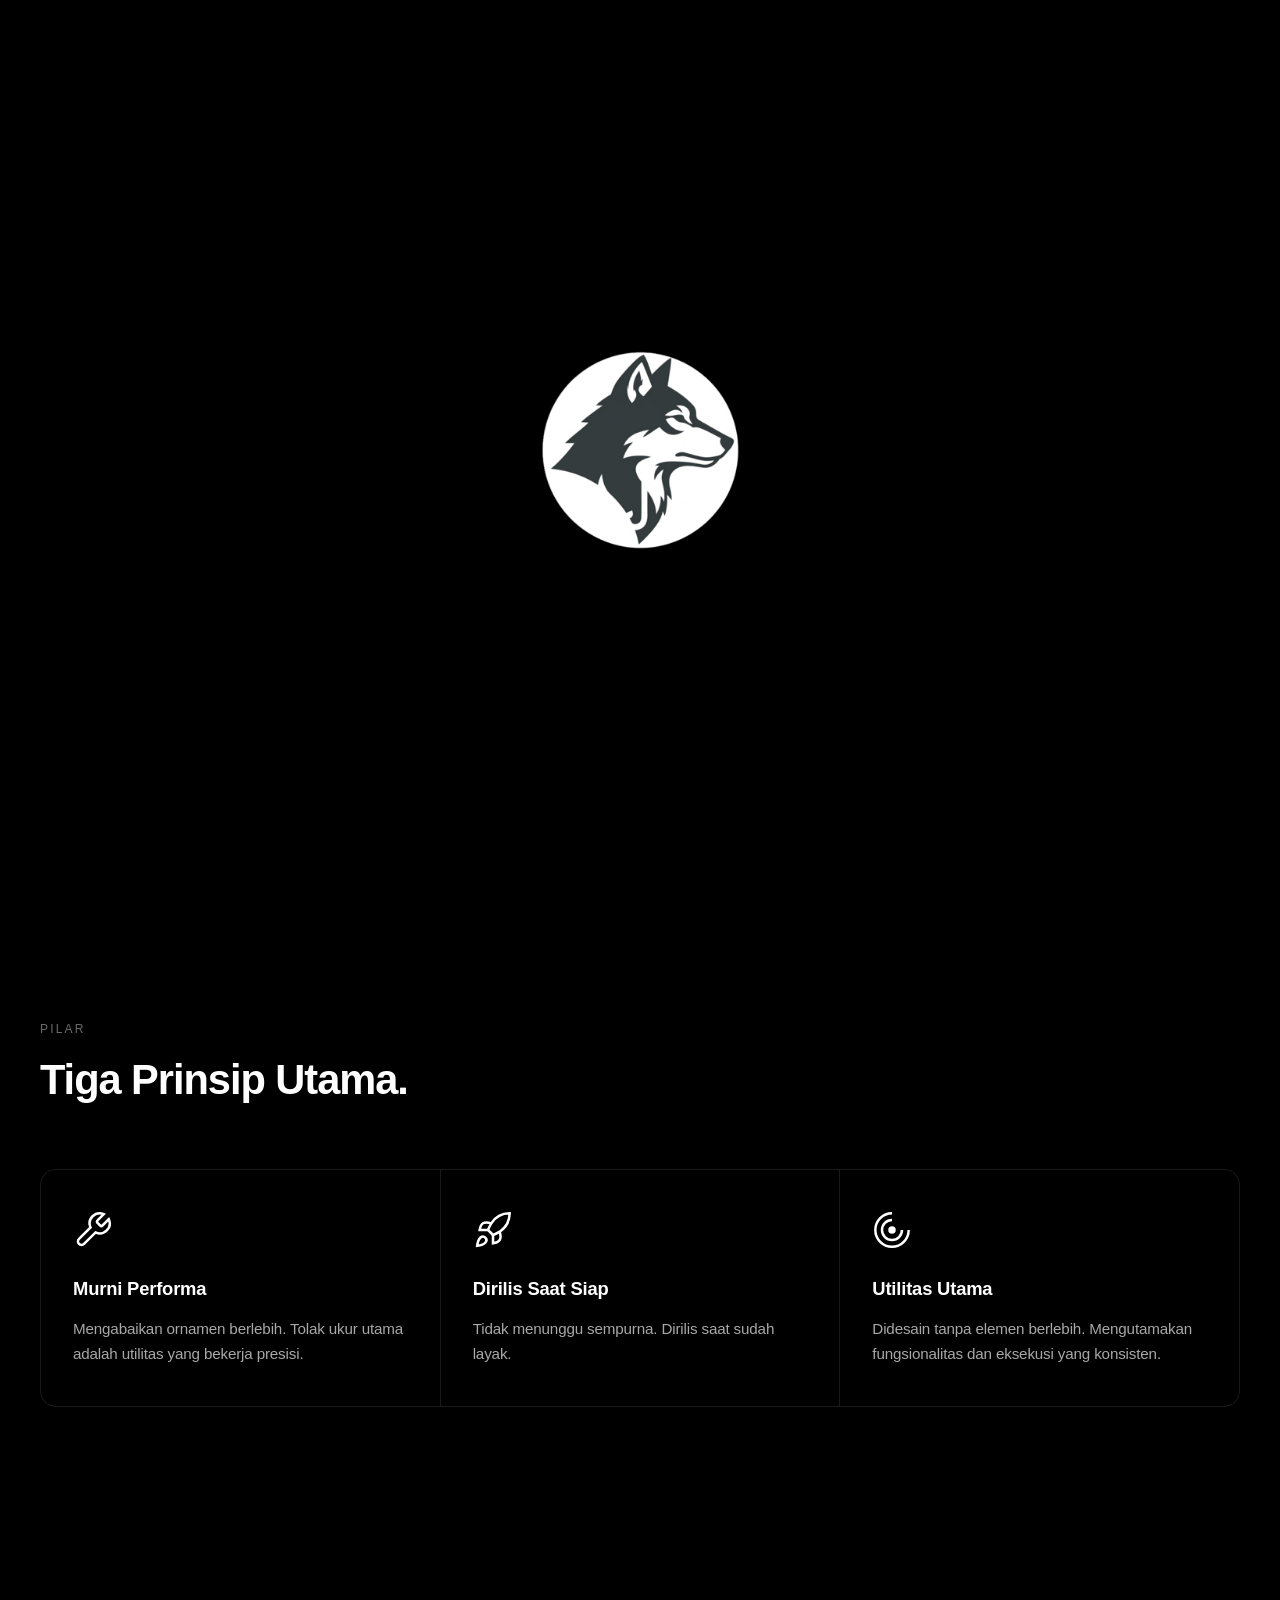
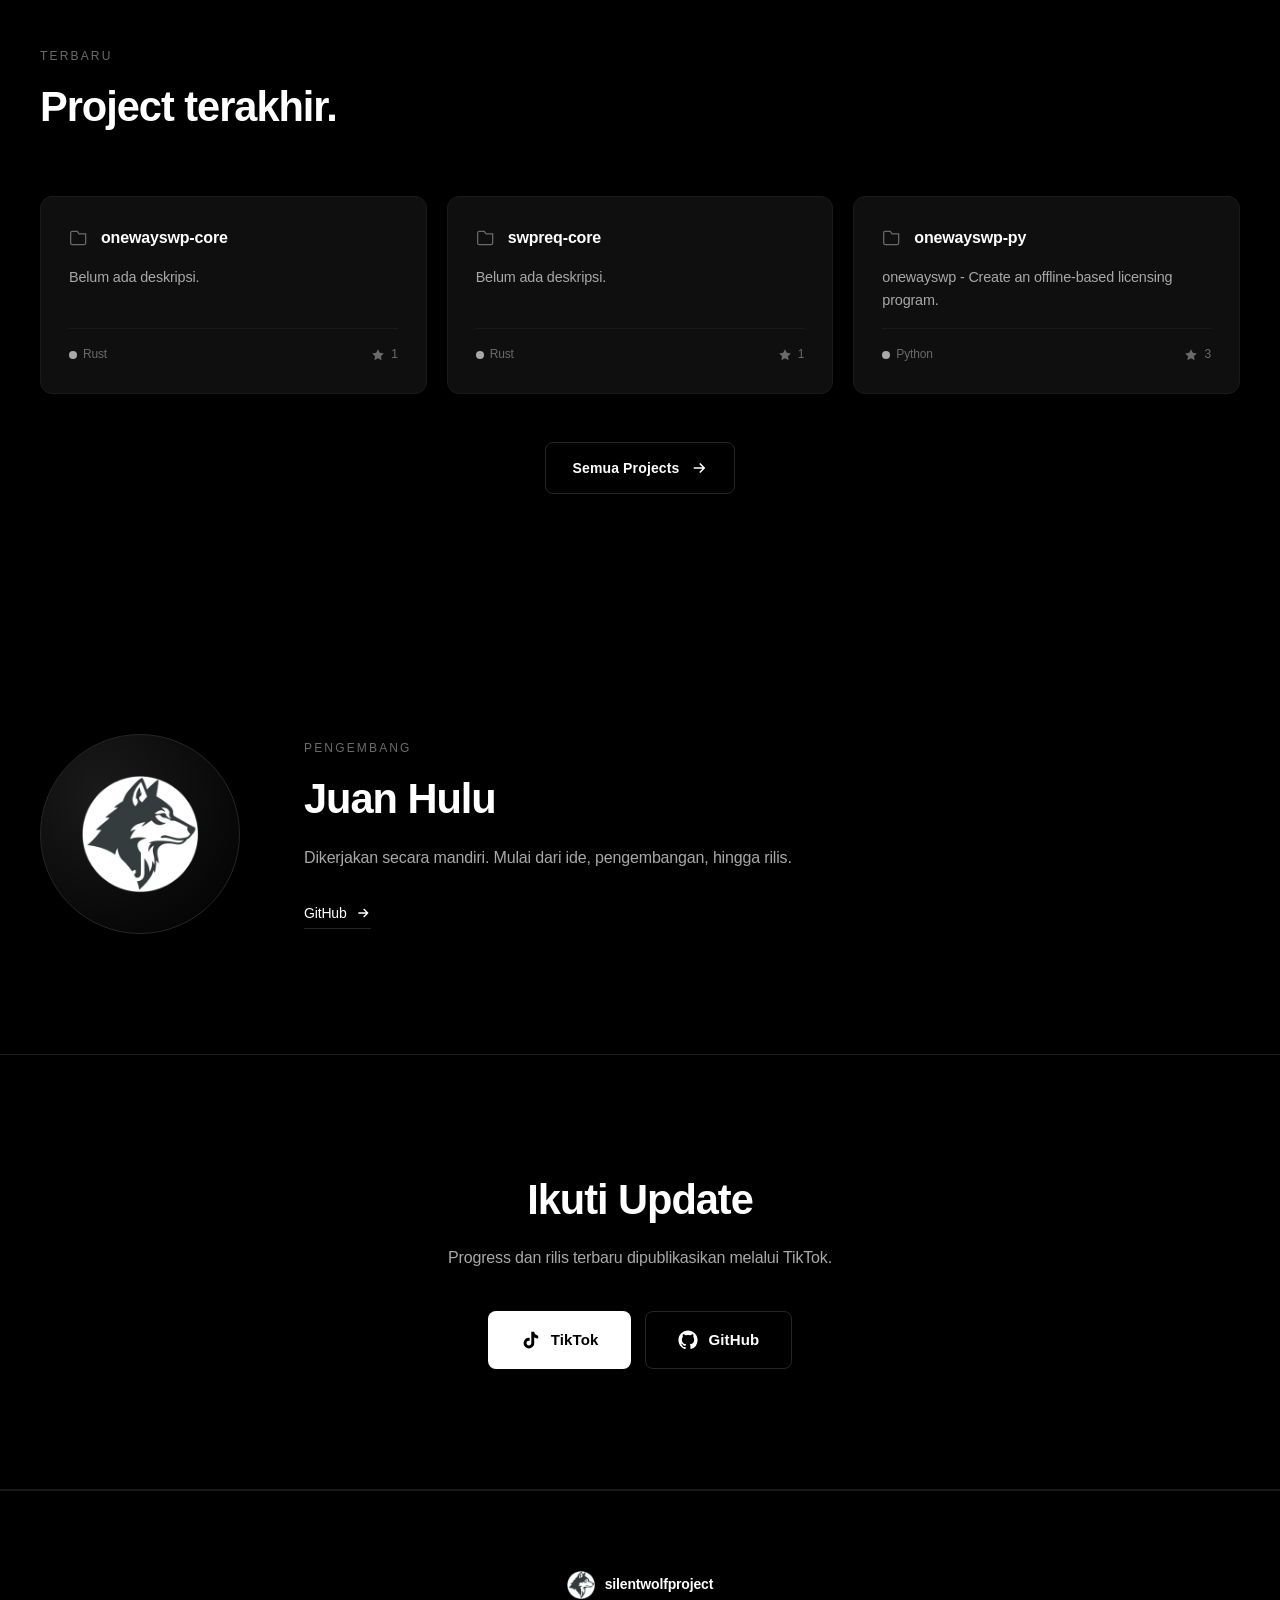
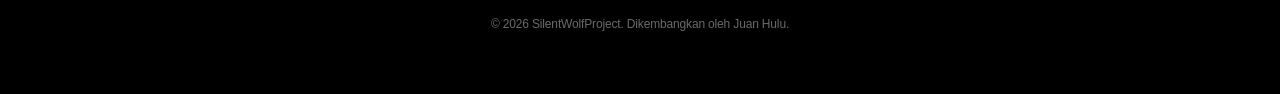
<file: index.html>
<!DOCTYPE html>
<html lang="id">

<head>
  <meta charset="UTF-8" />
  <meta name="viewport" content="width=device-width, initial-scale=1.0" />
  <title>SilentWolfProject - Project Digital</title>
  <meta name="description" content="Kumpulan project digital. Tools, automasi, dan eksperimen. Dirilis saat siap." />
  <meta property="og:title" content="SilentWolfProject" />
  <meta property="og:description" content="Kumpulan project digital." />
  <meta property="og:type" content="website" />
  <meta name="theme-color" content="#000000" />
  <link rel="icon" href="assets/image/icon.ico" />
  <link rel="stylesheet" href="assets/css/style.css" />
</head>

<body>

  <div id="intro">
    <div class="intro-logo" id="introLogo">
      <img src="assets/image/icon.ico" alt="SilentWolfProject" />
    </div>
  </div>

  <nav id="nav">
    <a href="index.html" class="nav-brand">
      <img src="assets/image/icon.ico" alt="" class="nav-logo" />
      <span>SilentWolfProject</span>
    </a>
    <button class="nav-toggle" id="navToggle" aria-label="Menu">
      <span></span><span></span><span></span>
    </button>
    <ul class="nav-links" id="navLinks">
      <li><a href="index.html" class="active">Home</a></li>
      <li><a href="projects.html">Projects</a></li>
      <li><a href="about.html">About</a></li>
      <li><a href="contact.html">Contact</a></li>
    </ul>
    <div class="nav-social">
      <a href="https://tiktok.com/@silentwolfproject" target="_blank" rel="noopener" aria-label="TikTok">
        <svg viewBox="0 0 24 24" fill="currentColor">
          <path
            d="M19.59 6.69a4.83 4.83 0 0 1-3.77-4.25V2h-3.45v13.67a2.89 2.89 0 0 1-5.2 1.74 2.89 2.89 0 0 1 2.31-4.64 2.93 2.93 0 0 1 .88.13V9.4a6.84 6.84 0 0 0-1-.05A6.33 6.33 0 0 0 5 20.1a6.34 6.34 0 0 0 10.86-4.43v-7a8.16 8.16 0 0 0 4.77 1.52v-3.4a4.85 4.85 0 0 1-1-.1z" />
        </svg>
      </a>
      <a href="https://github.com/silentwolfproject" target="_blank" rel="noopener" aria-label="GitHub">
        <svg viewBox="0 0 24 24" fill="currentColor">
          <path
            d="M12 .5C5.65.5.5 5.65.5 12c0 5.08 3.29 9.39 7.86 10.91.58.1.79-.25.79-.56 0-.28-.01-1.02-.02-2-3.2.7-3.88-1.54-3.88-1.54-.52-1.33-1.28-1.69-1.28-1.69-1.05-.72.08-.7.08-.7 1.16.08 1.77 1.19 1.77 1.19 1.03 1.77 2.7 1.26 3.36.96.1-.75.4-1.26.73-1.55-2.55-.29-5.24-1.28-5.24-5.69 0-1.26.45-2.29 1.19-3.1-.12-.29-.52-1.46.11-3.05 0 0 .97-.31 3.18 1.18a11.1 11.1 0 0 1 5.8 0c2.2-1.49 3.17-1.18 3.17-1.18.63 1.59.23 2.76.11 3.05.74.81 1.19 1.84 1.19 3.1 0 4.42-2.69 5.39-5.25 5.68.41.35.78 1.05.78 2.12 0 1.53-.01 2.76-.01 3.14 0 .31.21.67.8.56A11.5 11.5 0 0 0 23.5 12C23.5 5.65 18.35.5 12 .5z" />
        </svg>
      </a>
    </div>
  </nav>

  <main>
    <section class="hero">
      <div class="hero-inner">
        <span class="hero-badge" data-anim="fade-up">Autonomous Workspace</span>
        <h1 data-anim="fade-up">
          Ekosistem Otomasi<br />
          <span class="stroke-text">Rekayasa Utilitas.</span>
        </h1>
        <p class="hero-lead" data-anim="fade-up">
          Skrip otomasi, modul fungsional, dan eksperimen digital yang dirancang serta dieksekusi secara otonom.
        </p>
        <div class="hero-cta" data-anim="fade-up">
          <a href="projects.html" class="btn btn-primary">
            Lihat Projects
            <svg viewBox="0 0 24 24" fill="none" stroke="currentColor" stroke-width="2" width="18" height="18">
              <path d="M5 12h14M13 6l6 6-6 6" />
            </svg>
          </a>
          <a href="https://tiktok.com/@silentwolfproject" target="_blank" rel="noopener" class="btn btn-ghost">
            <svg viewBox="0 0 24 24" fill="currentColor" width="18" height="18">
              <path
                d="M19.59 6.69a4.83 4.83 0 0 1-3.77-4.25V2h-3.45v13.67a2.89 2.89 0 0 1-5.2 1.74 2.89 2.89 0 0 1 2.31-4.64 2.93 2.93 0 0 1 .88.13V9.4a6.84 6.84 0 0 0-1-.05A6.33 6.33 0 0 0 5 20.1a6.34 6.34 0 0 0 10.86-4.43v-7a8.16 8.16 0 0 0 4.77 1.52v-3.4a4.85 4.85 0 0 1-1-.1z" />
            </svg>
            TikTok
          </a>
        </div>
      </div>
      <div class="hero-scroll" data-anim="fade-up">
        <svg viewBox="0 0 24 24" fill="none" stroke="currentColor" stroke-width="2" width="20" height="20">
          <path d="M12 5v14M6 13l6 6 6-6" />
        </svg>
      </div>
    </section>

    <section class="what" data-anim="fade-up">
      <div class="section-head">
        <span class="section-label">Pilar</span>
        <h2>Tiga Prinsip Utama.</h2>
      </div>
      <div class="pillars">
        <div class="pillar" data-anim="fade-up">
          <div class="pillar-icon">
            <svg viewBox="0 0 24 24" fill="none" stroke="currentColor" stroke-width="1.5">
              <path
                d="M14.7 6.3a1 1 0 0 0 0 1.4l1.6 1.6a1 1 0 0 0 1.4 0l3.77-3.77a6 6 0 0 1-7.94 7.94l-6.91 6.91a2.12 2.12 0 0 1-3-3l6.91-6.91a6 6 0 0 1 7.94-7.94l-3.76 3.76z" />
            </svg>
          </div>
          <h3>Murni Performa</h3>
          <p>Mengabaikan ornamen berlebih. Tolak ukur utama adalah utilitas yang bekerja presisi.</p>
        </div>
        <div class="pillar" data-anim="fade-up">
          <div class="pillar-icon">
            <svg viewBox="0 0 24 24" fill="none" stroke="currentColor" stroke-width="1.5">
              <path d="M4.5 16.5c-1.5 1.26-2 5-2 5s3.74-.5 5-2c.71-.84.7-2.13-.09-2.91a2.18 2.18 0 0 0-2.91-.09z" />
              <path
                d="M12 15l-3-3a22 22 0 0 1 2-3.95A12.88 12.88 0 0 1 22 2c0 2.72-.78 7.5-6 11a22.35 22.35 0 0 1-4 2z" />
              <path d="M9 12H4s.55-3.03 2-4c1.62-1.08 5 0 5 0" />
              <path d="M12 15v5s3.03-.55 4-2c1.08-1.62 0-5 0-5" />
            </svg>
          </div>
          <h3>Dirilis Saat Siap</h3>
          <p>Tidak menunggu sempurna. Dirilis saat sudah layak.</p>
        </div>
        <div class="pillar" data-anim="fade-up">
          <div class="pillar-icon">
            <svg viewBox="0 0 24 24" fill="none" stroke="currentColor" stroke-width="1.5">
              <path d="M12 2a10 10 0 1 0 10 10" />
              <path d="M12 6a6 6 0 1 0 6 6" />
              <circle cx="12" cy="12" r="1.5" fill="currentColor" />
            </svg>
          </div>
          <h3>Utilitas Utama</h3>
          <p>Didesain tanpa elemen berlebih. Mengutamakan fungsionalitas dan eksekusi yang konsisten.</p>
        </div>
      </div>
    </section>

    <section class="latest" data-anim="fade-up">
      <div class="section-head">
        <span class="section-label">Terbaru</span>
        <h2>Project terakhir.</h2>
      </div>
      <div class="projects-preview" id="projectsPreview">
        <div class="project-skeleton"></div>
        <div class="project-skeleton"></div>
        <div class="project-skeleton"></div>
      </div>
      <div class="section-cta">
        <a href="projects.html" class="btn btn-ghost">
          Semua Projects
          <svg viewBox="0 0 24 24" fill="none" stroke="currentColor" stroke-width="2" width="18" height="18">
            <path d="M5 12h14M13 6l6 6-6 6" />
          </svg>
        </a>
      </div>
    </section>

    <section class="founder" data-anim="fade-up">
      <div class="founder-inner">
        <div class="founder-avatar">
          <img src="assets/image/icon.ico" alt="Juan Hulu" />
        </div>
        <div class="founder-text">
          <span class="section-label">Pengembang</span>
          <h2>Juan Hulu</h2>
          <p>
            Dikerjakan secara mandiri. Mulai dari ide, pengembangan, hingga rilis.
          </p>
          <a href="https://github.com/silentwolfproject" target="_blank" rel="noopener" class="link-arrow">
            GitHub
            <svg viewBox="0 0 24 24" fill="none" stroke="currentColor" stroke-width="2" width="16" height="16">
              <path d="M5 12h14M13 6l6 6-6 6" />
            </svg>
          </a>
        </div>
      </div>
    </section>

    <section class="follow" data-anim="fade-up">
      <h2>Ikuti Update</h2>
      <p>Progress dan rilis terbaru dipublikasikan melalui TikTok.</p>
      <div class="follow-btns">
        <a href="https://tiktok.com/@silentwolfproject" target="_blank" rel="noopener" class="btn btn-primary btn-lg">
          <svg viewBox="0 0 24 24" fill="currentColor" width="20" height="20">
            <path
              d="M19.59 6.69a4.83 4.83 0 0 1-3.77-4.25V2h-3.45v13.67a2.89 2.89 0 0 1-5.2 1.74 2.89 2.89 0 0 1 2.31-4.64 2.93 2.93 0 0 1 .88.13V9.4a6.84 6.84 0 0 0-1-.05A6.33 6.33 0 0 0 5 20.1a6.34 6.34 0 0 0 10.86-4.43v-7a8.16 8.16 0 0 0 4.77 1.52v-3.4a4.85 4.85 0 0 1-1-.1z" />
          </svg>
          TikTok
        </a>
        <a href="https://github.com/silentwolfproject" target="_blank" rel="noopener" class="btn btn-ghost btn-lg">
          <svg viewBox="0 0 24 24" fill="currentColor" width="20" height="20">
            <path
              d="M12 .5C5.65.5.5 5.65.5 12c0 5.08 3.29 9.39 7.86 10.91.58.1.79-.25.79-.56 0-.28-.01-1.02-.02-2-3.2.7-3.88-1.54-3.88-1.54-.52-1.33-1.28-1.69-1.28-1.69-1.05-.72.08-.7.08-.7 1.16.08 1.77 1.19 1.77 1.19 1.03 1.77 2.7 1.26 3.36.96.1-.75.4-1.26.73-1.55-2.55-.29-5.24-1.28-5.24-5.69 0-1.26.45-2.29 1.19-3.1-.12-.29-.52-1.46.11-3.05 0 0 .97-.31 3.18 1.18a11.1 11.1 0 0 1 5.8 0c2.2-1.49 3.17-1.18 3.17-1.18.63 1.59.23 2.76.11 3.05.74.81 1.19 1.84 1.19 3.1 0 4.42-2.69 5.39-5.25 5.68.41.35.78 1.05.78 2.12 0 1.53-.01 2.76-.01 3.14 0 .31.21.67.8.56A11.5 11.5 0 0 0 23.5 12C23.5 5.65 18.35.5 12 .5z" />
          </svg>
          GitHub
        </a>
      </div>
    </section>
  </main>

  <footer>
    <div class="footer-inner">
      <div class="footer-brand">
        <img src="assets/image/icon.ico" alt="" width="28" height="28" />
        <span>silentwolfproject</span>
      </div>
      <p class="footer-copy">
        © <span id="year">2026</span> SilentWolfProject. Dikembangkan oleh Juan Hulu.
      </p>
    </div>
  </footer>

  <script src="assets/script/main.js"></script>
  <script src="assets/script/projects.js"></script>
</body>

</html>
</file>
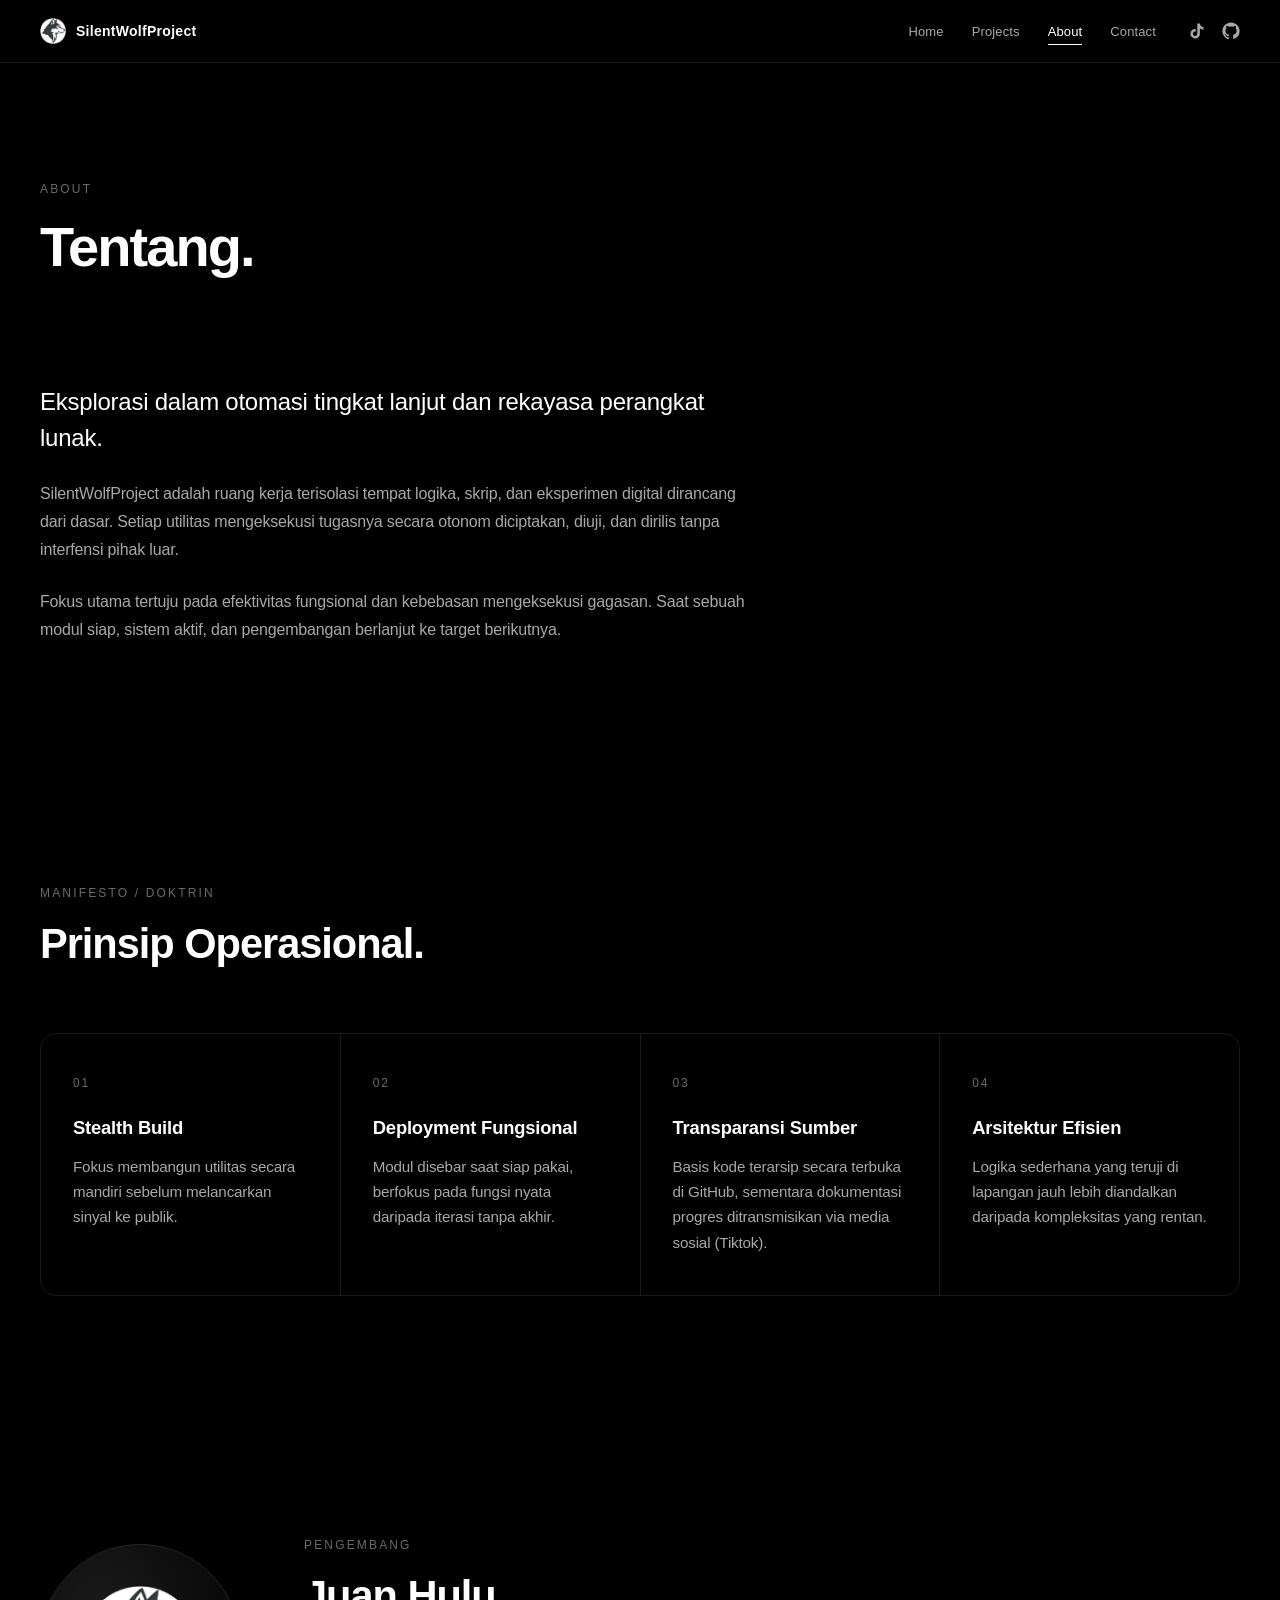
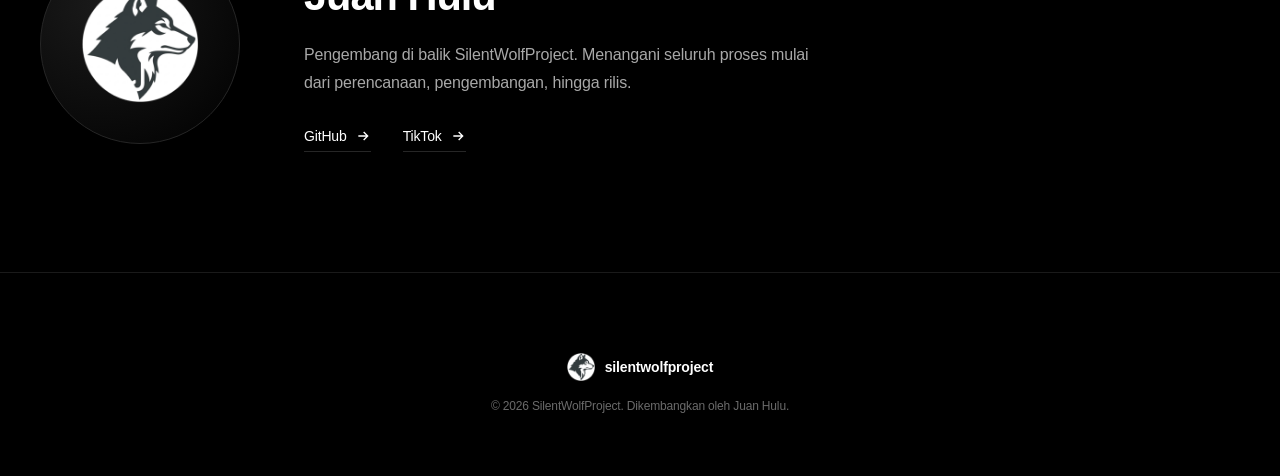
<file: about.html>
<!DOCTYPE html>
<html lang="id">
<head>
<meta charset="UTF-8" />
<meta name="viewport" content="width=device-width, initial-scale=1.0" />
<title>About - SilentWolfProject</title>
<meta name="description" content="Tentang SilentWolfProject dan prinsip yang dipegang." />
<meta name="theme-color" content="#000000" />
<link rel="icon" href="assets/image/icon.ico" />
<link rel="stylesheet" href="assets/css/style.css" />
</head>
<body>

<nav id="nav" class="show">
  <a href="index.html" class="nav-brand">
    <img src="assets/image/icon.ico" alt="" class="nav-logo" />
    <span>SilentWolfProject</span>
  </a>
  <button class="nav-toggle" id="navToggle" aria-label="Menu">
    <span></span><span></span><span></span>
  </button>
  <ul class="nav-links" id="navLinks">
    <li><a href="index.html">Home</a></li>
    <li><a href="projects.html">Projects</a></li>
    <li><a href="about.html" class="active">About</a></li>
    <li><a href="contact.html">Contact</a></li>
  </ul>
  <div class="nav-social">
    <a href="https://tiktok.com/@silentwolfproject" target="_blank" rel="noopener" aria-label="TikTok">
      <svg viewBox="0 0 24 24" fill="currentColor"><path d="M19.59 6.69a4.83 4.83 0 0 1-3.77-4.25V2h-3.45v13.67a2.89 2.89 0 0 1-5.2 1.74 2.89 2.89 0 0 1 2.31-4.64 2.93 2.93 0 0 1 .88.13V9.4a6.84 6.84 0 0 0-1-.05A6.33 6.33 0 0 0 5 20.1a6.34 6.34 0 0 0 10.86-4.43v-7a8.16 8.16 0 0 0 4.77 1.52v-3.4a4.85 4.85 0 0 1-1-.1z"/></svg>
    </a>
    <a href="https://github.com/silentwolfproject" target="_blank" rel="noopener" aria-label="GitHub">
      <svg viewBox="0 0 24 24" fill="currentColor"><path d="M12 .5C5.65.5.5 5.65.5 12c0 5.08 3.29 9.39 7.86 10.91.58.1.79-.25.79-.56 0-.28-.01-1.02-.02-2-3.2.7-3.88-1.54-3.88-1.54-.52-1.33-1.28-1.69-1.28-1.69-1.05-.72.08-.7.08-.7 1.16.08 1.77 1.19 1.77 1.19 1.03 1.77 2.7 1.26 3.36.96.1-.75.4-1.26.73-1.55-2.55-.29-5.24-1.28-5.24-5.69 0-1.26.45-2.29 1.19-3.1-.12-.29-.52-1.46.11-3.05 0 0 .97-.31 3.18 1.18a11.1 11.1 0 0 1 5.8 0c2.2-1.49 3.17-1.18 3.17-1.18.63 1.59.23 2.76.11 3.05.74.81 1.19 1.84 1.19 3.1 0 4.42-2.69 5.39-5.25 5.68.41.35.78 1.05.78 2.12 0 1.53-.01 2.76-.01 3.14 0 .31.21.67.8.56A11.5 11.5 0 0 0 23.5 12C23.5 5.65 18.35.5 12 .5z"/></svg>
    </a>
  </div>
</nav>

<main>
  <section class="page-hero">
    <span class="section-label" data-anim="fade-up">About</span>
    <h1 data-anim="fade-up">Tentang.</h1>
  </section>

  <section class="about-story">
   <div class="story-block" data-anim="fade-up">
    <p class="story-lead">
      Eksplorasi dalam otomasi tingkat lanjut dan rekayasa perangkat lunak.
    </p>
    <p>
      SilentWolfProject adalah ruang kerja terisolasi tempat logika, skrip, dan eksperimen digital dirancang dari dasar. Setiap utilitas mengeksekusi tugasnya secara otonom diciptakan, diuji, dan dirilis tanpa interfensi pihak luar.
    </p>
    <p>
      Fokus utama tertuju pada efektivitas fungsional dan kebebasan mengeksekusi gagasan. Saat sebuah modul siap, sistem aktif, dan pengembangan berlanjut ke target berikutnya.
    </p>
  </div>
  </section>

  <section class="values">
    <div class="section-head" data-anim="fade-up">
      <span class="section-label">Manifesto / Doktrin</span>
      <h2>Prinsip Operasional.</h2>
    </div>
    <div class="values-grid">
      <div class="value-card" data-anim="fade-up">
        <span class="value-num">01</span>
        <h3>Stealth Build</h3>
        <p>Fokus membangun utilitas secara mandiri sebelum melancarkan sinyal ke publik.</p>
      </div>
      <div class="value-card" data-anim="fade-up">
        <span class="value-num">02</span>
        <h3>Deployment Fungsional</h3>
        <p>Modul disebar saat siap pakai, berfokus pada fungsi nyata daripada iterasi tanpa akhir.</p>
      </div>
      <div class="value-card" data-anim="fade-up">
        <span class="value-num">03</span>
        <h3>Transparansi Sumber</h3>
        <p>Basis kode terarsip secara terbuka di GitHub, sementara dokumentasi progres ditransmisikan via media sosial (Tiktok).</p>
      </div>
      <div class="value-card" data-anim="fade-up">
        <span class="value-num">04</span>
        <h3>Arsitektur Efisien</h3>
        <p>Logika sederhana yang teruji di lapangan jauh lebih diandalkan daripada kompleksitas yang rentan.</p>
      </div>
    </div>
  </section>

  <section class="founder">
    <div class="founder-inner" data-anim="fade-up">
      <div class="founder-avatar">
        <img src="assets/image/icon.ico" alt="Juan Hulu" />
      </div>
      <div class="founder-text">
        <span class="section-label">Pengembang</span>
        <h2>Juan Hulu</h2>
        <p>
          Pengembang di balik SilentWolfProject. Menangani seluruh proses
          mulai dari perencanaan, pengembangan, hingga rilis.
        </p>
        <div class="founder-links">
          <a href="https://github.com/silentwolfproject" target="_blank" rel="noopener" class="link-arrow">
            GitHub
            <svg viewBox="0 0 24 24" fill="none" stroke="currentColor" stroke-width="2" width="16" height="16"><path d="M5 12h14M13 6l6 6-6 6"/></svg>
          </a>
          <a href="https://tiktok.com/@silentwolfproject" target="_blank" rel="noopener" class="link-arrow">
            TikTok
            <svg viewBox="0 0 24 24" fill="none" stroke="currentColor" stroke-width="2" width="16" height="16"><path d="M5 12h14M13 6l6 6-6 6"/></svg>
          </a>
        </div>
      </div>
    </div>
  </section>
</main>

<footer>
  <div class="footer-inner">
    <div class="footer-brand">
      <img src="assets/image/icon.ico" alt="" width="28" height="28" />
      <span>silentwolfproject</span>
    </div>
    <p class="footer-copy">
      © <span id="year">2026</span> SilentWolfProject. Dikembangkan oleh Juan Hulu.
    </p>
  </div>
</footer>

<script src="assets/script/main.js"></script>
</body>
</html>
</file>
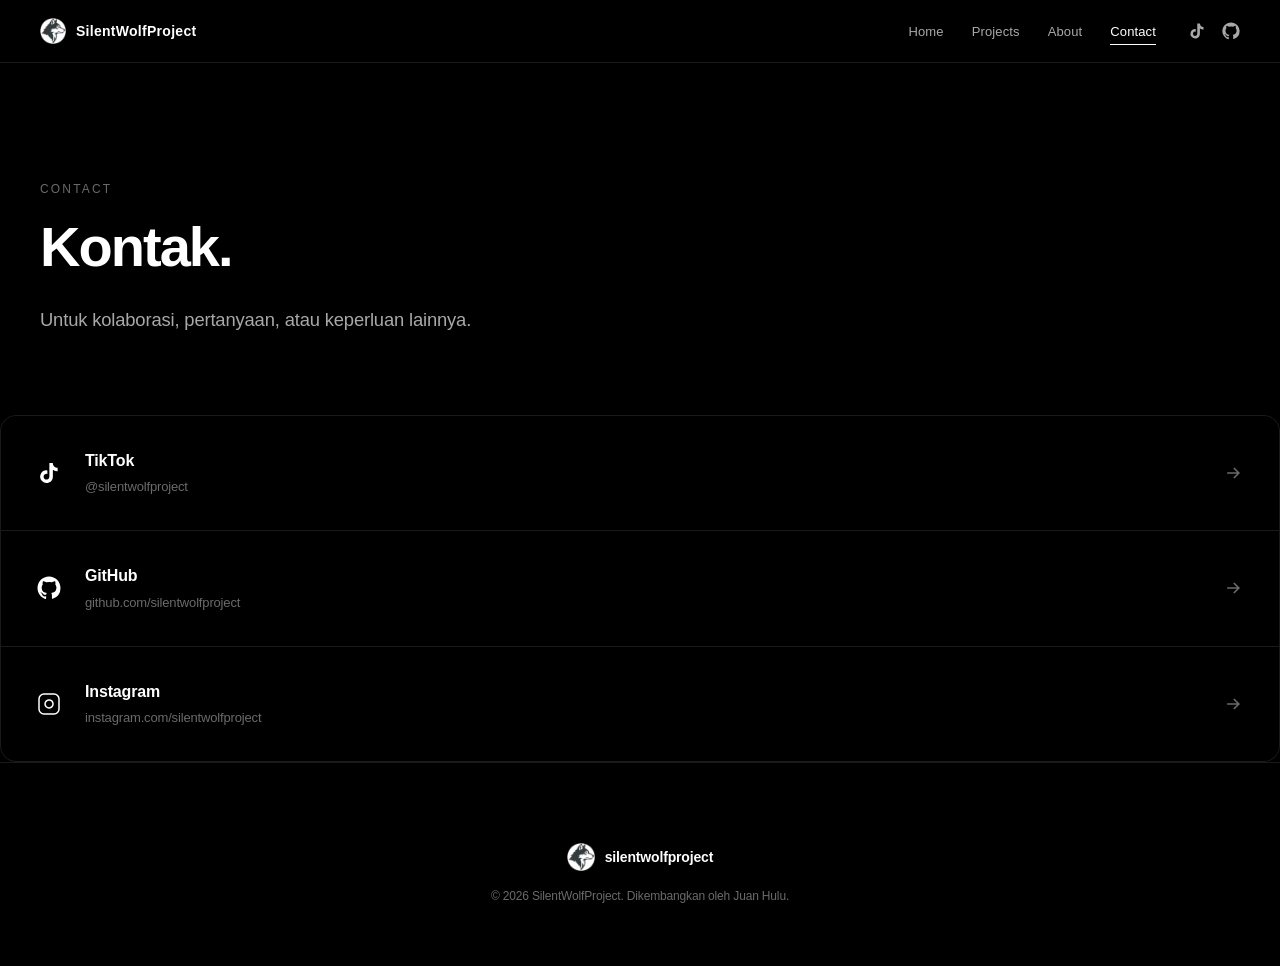
<file: contact.html>
<!DOCTYPE html>
<html lang="id">
<head>
<meta charset="UTF-8" />
<meta name="viewport" content="width=device-width, initial-scale=1.0" />
<title>Contact - SilentWolfProject</title>
<meta name="description" content="Kontak SilentWolfProject." />
<meta name="theme-color" content="#000000" />
<link rel="icon" href="assets/image/icon.ico" />
<link rel="stylesheet" href="assets/css/style.css" />
</head>
<body>

<nav id="nav" class="show">
  <a href="index.html" class="nav-brand">
    <img src="assets/image/icon.ico" alt="" class="nav-logo" />
    <span>SilentWolfProject</span>
  </a>
  <button class="nav-toggle" id="navToggle" aria-label="Menu">
    <span></span><span></span><span></span>
  </button>
  <ul class="nav-links" id="navLinks">
    <li><a href="index.html">Home</a></li>
    <li><a href="projects.html">Projects</a></li>
    <li><a href="about.html">About</a></li>
    <li><a href="contact.html" class="active">Contact</a></li>
  </ul>
  <div class="nav-social">
    <a href="https://tiktok.com/@silentwolfproject" target="_blank" rel="noopener" aria-label="TikTok">
      <svg viewBox="0 0 24 24" fill="currentColor"><path d="M19.59 6.69a4.83 4.83 0 0 1-3.77-4.25V2h-3.45v13.67a2.89 2.89 0 0 1-5.2 1.74 2.89 2.89 0 0 1 2.31-4.64 2.93 2.93 0 0 1 .88.13V9.4a6.84 6.84 0 0 0-1-.05A6.33 6.33 0 0 0 5 20.1a6.34 6.34 0 0 0 10.86-4.43v-7a8.16 8.16 0 0 0 4.77 1.52v-3.4a4.85 4.85 0 0 1-1-.1z"/></svg>
    </a>
    <a href="https://github.com/silentwolfproject" target="_blank" rel="noopener" aria-label="GitHub">
      <svg viewBox="0 0 24 24" fill="currentColor"><path d="M12 .5C5.65.5.5 5.65.5 12c0 5.08 3.29 9.39 7.86 10.91.58.1.79-.25.79-.56 0-.28-.01-1.02-.02-2-3.2.7-3.88-1.54-3.88-1.54-.52-1.33-1.28-1.69-1.28-1.69-1.05-.72.08-.7.08-.7 1.16.08 1.77 1.19 1.77 1.19 1.03 1.77 2.7 1.26 3.36.96.1-.75.4-1.26.73-1.55-2.55-.29-5.24-1.28-5.24-5.69 0-1.26.45-2.29 1.19-3.1-.12-.29-.52-1.46.11-3.05 0 0 .97-.31 3.18 1.18a11.1 11.1 0 0 1 5.8 0c2.2-1.49 3.17-1.18 3.17-1.18.63 1.59.23 2.76.11 3.05.74.81 1.19 1.84 1.19 3.1 0 4.42-2.69 5.39-5.25 5.68.41.35.78 1.05.78 2.12 0 1.53-.01 2.76-.01 3.14 0 .31.21.67.8.56A11.5 11.5 0 0 0 23.5 12C23.5 5.65 18.35.5 12 .5z"/></svg>
    </a>
  </div>
</nav>

<main>
  <section class="page-hero">
    <span class="section-label" data-anim="fade-up">Contact</span>
    <h1 data-anim="fade-up">Kontak.</h1>
    <p class="hero-lead" data-anim="fade-up">
      Untuk kolaborasi, pertanyaan, atau keperluan lainnya.
    </p>
  </section>

  <section class="contact-list">
    <a href="https://tiktok.com/@silentwolfproject" target="_blank" rel="noopener" class="contact-card" data-anim="fade-up">
      <div class="contact-icon">
        <svg viewBox="0 0 24 24" fill="currentColor"><path d="M19.59 6.69a4.83 4.83 0 0 1-3.77-4.25V2h-3.45v13.67a2.89 2.89 0 0 1-5.2 1.74 2.89 2.89 0 0 1 2.31-4.64 2.93 2.93 0 0 1 .88.13V9.4a6.84 6.84 0 0 0-1-.05A6.33 6.33 0 0 0 5 20.1a6.34 6.34 0 0 0 10.86-4.43v-7a8.16 8.16 0 0 0 4.77 1.52v-3.4a4.85 4.85 0 0 1-1-.1z"/></svg>
      </div>
      <div class="contact-info">
        <h3>TikTok</h3>
        <p>@silentwolfproject</p>
      </div>
      <svg class="contact-arrow" viewBox="0 0 24 24" fill="none" stroke="currentColor" stroke-width="2" width="20" height="20"><path d="M5 12h14M13 6l6 6-6 6"/></svg>
    </a>

    <a href="https://github.com/silentwolfproject" target="_blank" rel="noopener" class="contact-card" data-anim="fade-up">
      <div class="contact-icon">
        <svg viewBox="0 0 24 24" fill="currentColor"><path d="M12 .5C5.65.5.5 5.65.5 12c0 5.08 3.29 9.39 7.86 10.91.58.1.79-.25.79-.56 0-.28-.01-1.02-.02-2-3.2.7-3.88-1.54-3.88-1.54-.52-1.33-1.28-1.69-1.28-1.69-1.05-.72.08-.7.08-.7 1.16.08 1.77 1.19 1.77 1.19 1.03 1.77 2.7 1.26 3.36.96.1-.75.4-1.26.73-1.55-2.55-.29-5.24-1.28-5.24-5.69 0-1.26.45-2.29 1.19-3.1-.12-.29-.52-1.46.11-3.05 0 0 .97-.31 3.18 1.18a11.1 11.1 0 0 1 5.8 0c2.2-1.49 3.17-1.18 3.17-1.18.63 1.59.23 2.76.11 3.05.74.81 1.19 1.84 1.19 3.1 0 4.42-2.69 5.39-5.25 5.68.41.35.78 1.05.78 2.12 0 1.53-.01 2.76-.01 3.14 0 .31.21.67.8.56A11.5 11.5 0 0 0 23.5 12C23.5 5.65 18.35.5 12 .5z"/></svg>
      </div>
      <div class="contact-info">
        <h3>GitHub</h3>
        <p>github.com/silentwolfproject</p>
      </div>
      <svg class="contact-arrow" viewBox="0 0 24 24" fill="none" stroke="currentColor" stroke-width="2" width="20" height="20"><path d="M5 12h14M13 6l6 6-6 6"/></svg>
    </a>

    <a href="https://www.instagram.com/silentwolfproject" target="_blank" rel="noopener" class="contact-card" data-anim="fade-up">
      <div class="contact-icon">
        <svg viewBox="0 0 24 24" fill="none" stroke="currentColor" stroke-width="1.5">
            <rect x="2" y="2" width="20" height="20" rx="5" ry="5"/>
            <path d="M16 11.37A4 4 0 1 1 12.63 8 4 4 0 0 1 16 11.37z"/>
            <line x1="17.5" y1="6.5" x2="17.51" y2="6.5"/>
        </svg>
      </div>
      <div class="contact-info">
        <h3>Instagram</h3>
        <p>instagram.com/silentwolfproject</p>
      </div>
      <svg class="contact-arrow" viewBox="0 0 24 24" fill="none" stroke="currentColor" stroke-width="2" width="20" height="20"><path d="M5 12h14M13 6l6 6-6 6"/></svg>
    </a>
  </section>
</main>

<footer>
  <div class="footer-inner">
    <div class="footer-brand">
      <img src="assets/image/icon.ico" alt="" width="28" height="28" />
      <span>silentwolfproject</span>
    </div>
    <p class="footer-copy">
      © <span id="year">2026</span> SilentWolfProject. Dikembangkan oleh Juan Hulu.
    </p>
  </div>
</footer>

<script src="assets/script/main.js"></script>
</body>
</html>
</file>
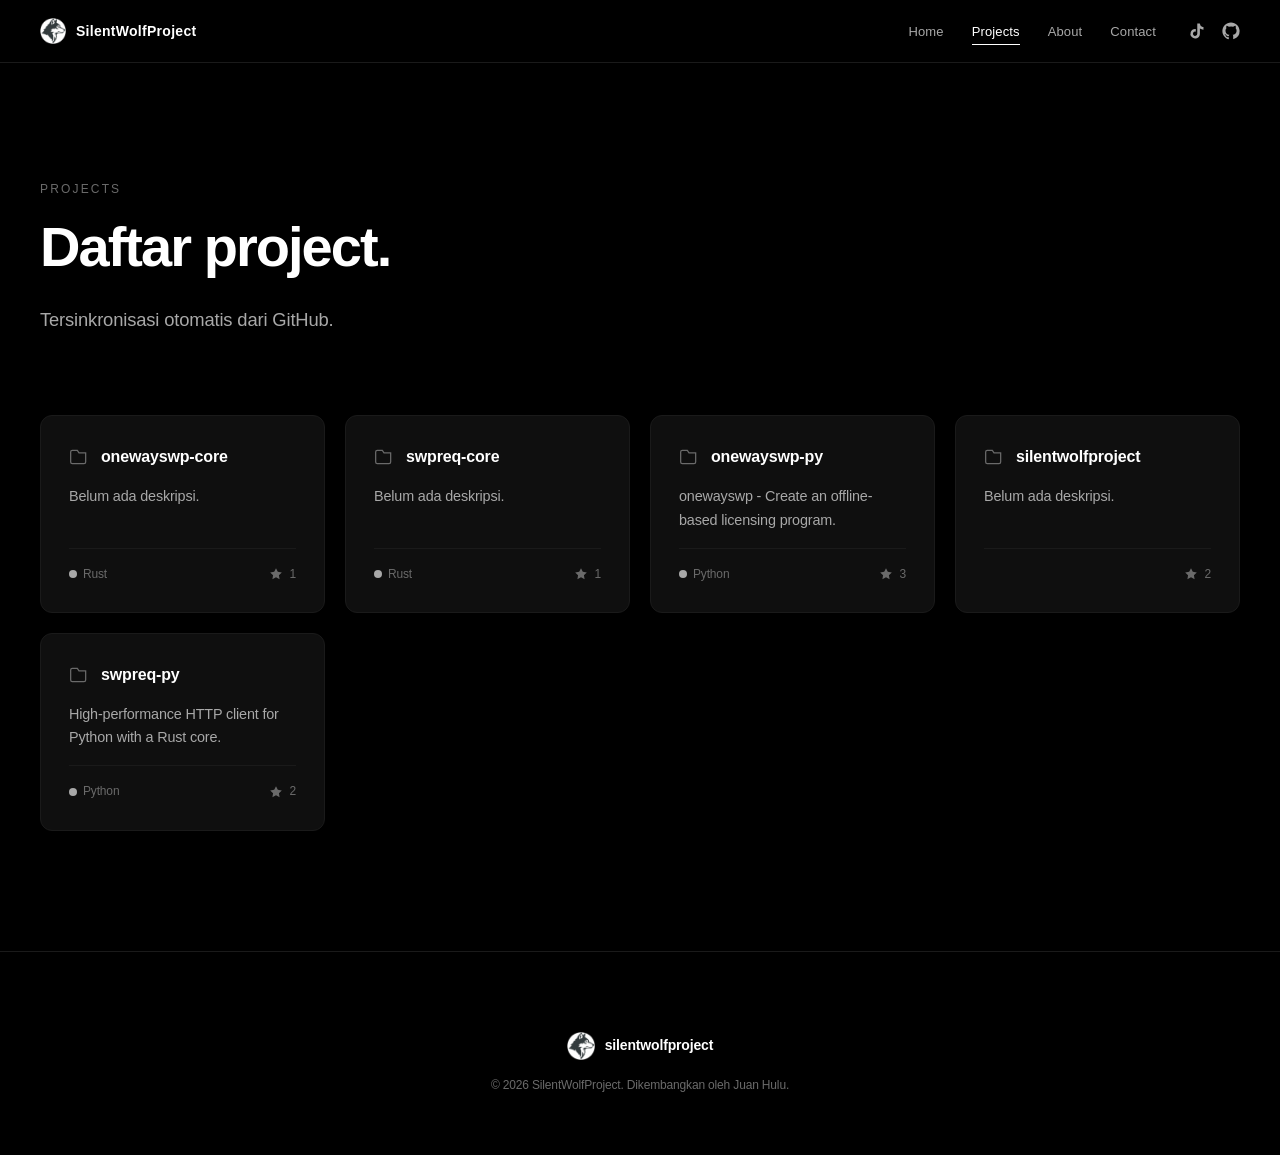
<file: projects.html>
<!DOCTYPE html>
<html lang="id">
<head>
<meta charset="UTF-8" />
<meta name="viewport" content="width=device-width, initial-scale=1.0" />
<title>Projects - SilentWolfProject</title>
<meta name="description" content="Daftar project SilentWolfProject. Tersinkronisasi otomatis dari GitHub." />
<meta name="theme-color" content="#000000" />
<link rel="icon" href="assets/image/icon.ico" />
<link rel="stylesheet" href="assets/css/style.css" />
</head>
<body>

<nav id="nav" class="show">
  <a href="index.html" class="nav-brand">
    <img src="assets/image/icon.ico" alt="" class="nav-logo" />
    <span>SilentWolfProject</span>
  </a>
  <button class="nav-toggle" id="navToggle" aria-label="Menu">
    <span></span><span></span><span></span>
  </button>
  <ul class="nav-links" id="navLinks">
    <li><a href="index.html">Home</a></li>
    <li><a href="projects.html" class="active">Projects</a></li>
    <li><a href="about.html">About</a></li>
    <li><a href="contact.html">Contact</a></li>
  </ul>
  <div class="nav-social">
    <a href="https://tiktok.com/@silentwolfproject" target="_blank" rel="noopener" aria-label="TikTok">
      <svg viewBox="0 0 24 24" fill="currentColor"><path d="M19.59 6.69a4.83 4.83 0 0 1-3.77-4.25V2h-3.45v13.67a2.89 2.89 0 0 1-5.2 1.74 2.89 2.89 0 0 1 2.31-4.64 2.93 2.93 0 0 1 .88.13V9.4a6.84 6.84 0 0 0-1-.05A6.33 6.33 0 0 0 5 20.1a6.34 6.34 0 0 0 10.86-4.43v-7a8.16 8.16 0 0 0 4.77 1.52v-3.4a4.85 4.85 0 0 1-1-.1z"/></svg>
    </a>
    <a href="https://github.com/silentwolfproject" target="_blank" rel="noopener" aria-label="GitHub">
      <svg viewBox="0 0 24 24" fill="currentColor"><path d="M12 .5C5.65.5.5 5.65.5 12c0 5.08 3.29 9.39 7.86 10.91.58.1.79-.25.79-.56 0-.28-.01-1.02-.02-2-3.2.7-3.88-1.54-3.88-1.54-.52-1.33-1.28-1.69-1.28-1.69-1.05-.72.08-.7.08-.7 1.16.08 1.77 1.19 1.77 1.19 1.03 1.77 2.7 1.26 3.36.96.1-.75.4-1.26.73-1.55-2.55-.29-5.24-1.28-5.24-5.69 0-1.26.45-2.29 1.19-3.1-.12-.29-.52-1.46.11-3.05 0 0 .97-.31 3.18 1.18a11.1 11.1 0 0 1 5.8 0c2.2-1.49 3.17-1.18 3.17-1.18.63 1.59.23 2.76.11 3.05.74.81 1.19 1.84 1.19 3.1 0 4.42-2.69 5.39-5.25 5.68.41.35.78 1.05.78 2.12 0 1.53-.01 2.76-.01 3.14 0 .31.21.67.8.56A11.5 11.5 0 0 0 23.5 12C23.5 5.65 18.35.5 12 .5z"/></svg>
    </a>
  </div>
</nav>

<main>
  <section class="page-hero">
    <span class="section-label" data-anim="fade-up">Projects</span>
    <h1 data-anim="fade-up">Daftar project.</h1>
    <p class="hero-lead" data-anim="fade-up">
      Tersinkronisasi otomatis dari GitHub.
    </p>
  </section>

  <section class="projects-list">
    <div class="projects-grid" id="projectsGrid">
      <div class="project-skeleton"></div>
      <div class="project-skeleton"></div>
      <div class="project-skeleton"></div>
      <div class="project-skeleton"></div>
      <div class="project-skeleton"></div>
      <div class="project-skeleton"></div>
    </div>
  </section>
</main>

<footer>
  <div class="footer-inner">
    <div class="footer-brand">
      <img src="assets/image/icon.ico" alt="" width="28" height="28" />
      <span>silentwolfproject</span>
    </div>
    <p class="footer-copy">
      © <span id="year">2026</span> SilentWolfProject. Dikembangkan oleh Juan Hulu.
    </p>
  </div>
</footer>

<script src="assets/script/main.js"></script>
<script src="assets/script/projects.js"></script>
</body>
</html>
</file>
<file: assets/css/style.css>
:root {
  --bg: #000000;
  --bg-soft: #0a0a0a;
  --bg-card: #0f0f0f;
  --bg-hi: #141414;
  --fg: #ffffff;
  --fg-dim: #a8a8a8;
  --fg-mute: #6a6a6a;
  --line: #1a1a1a;
  --line-hi: #262626;
  --font: -apple-system, BlinkMacSystemFont, 'Segoe UI', Roboto, 'Helvetica Neue', Arial, 'Noto Sans', sans-serif;
  --ease: cubic-bezier(0.65, 0, 0.35, 1);
}

* { margin: 0; padding: 0; box-sizing: border-box; }

html { scroll-behavior: smooth; }

body {
  background: var(--bg);
  color: var(--fg);
  font-family: var(--font);
  font-weight: 400;
  font-size: 16px;
  line-height: 1.6;
  letter-spacing: -0.01em;
  overflow-x: hidden;
  -webkit-font-smoothing: antialiased;
  -moz-osx-font-smoothing: grayscale;
  text-rendering: optimizeLegibility;
  font-feature-settings: 'kern' 1, 'liga' 1;
}

a { color: inherit; text-decoration: none; }

img { display: block; max-width: 100%; }

#intro {
  position: fixed;
  inset: 0;
  z-index: 9999;
  background: var(--bg);
  display: flex;
  align-items: center;
  justify-content: center;
  transition: opacity 0.8s var(--ease), visibility 0.8s var(--ease);
}

#intro.done {
  opacity: 0;
  visibility: hidden;
  pointer-events: none;
}

.intro-logo {
  width: 200px;
  height: 200px;
  position: relative;
  animation: introGlow 2s ease-in-out infinite;
  transition: transform 1.4s var(--ease);
  will-change: transform;
}

.intro-logo img {
  width: 100%;
  height: 100%;
  object-fit: contain;
}

.intro-logo::after {
  content: '';
  position: absolute;
  inset: -20%;
  background: linear-gradient(110deg,
    transparent 35%,
    rgba(255,255,255,0.85) 50%,
    transparent 65%);
  background-size: 250% 100%;
  animation: shimmer 1.8s var(--ease) forwards;
  pointer-events: none;
  mask-image: radial-gradient(circle, black 40%, transparent 70%);
  -webkit-mask-image: radial-gradient(circle, black 40%, transparent 70%);
}

@keyframes shimmer {
  0% { background-position: 200% 0; opacity: 1; }
  100% { background-position: -100% 0; opacity: 0; }
}

@keyframes introGlow {
  0%, 100% { filter: drop-shadow(0 0 10px rgba(255,255,255,0.15)); }
  50% { filter: drop-shadow(0 0 30px rgba(255,255,255,0.4)); }
}

.intro-logo.shrink {
  transform: translate(calc(-50vw + 80px), calc(-50vh + 40px)) scale(0.18);
}

nav {
  position: fixed;
  top: 0;
  left: 0;
  right: 0;
  z-index: 100;
  display: flex;
  align-items: center;
  gap: 32px;
  padding: 18px 40px;
  background: rgba(0,0,0,0.72);
  backdrop-filter: blur(14px);
  -webkit-backdrop-filter: blur(14px);
  border-bottom: 1px solid var(--line);
  opacity: 0;
  transform: translateY(-100%);
  transition: opacity 0.7s var(--ease), transform 0.7s var(--ease);
}

nav.show {
  opacity: 1;
  transform: translateY(0);
}

.nav-brand {
  display: flex;
  align-items: center;
  gap: 10px;
  font-weight: 600;
  font-size: 14px;
  letter-spacing: 0.02em;
}

.nav-logo {
  width: 26px;
  height: 26px;
  object-fit: contain;
}

.nav-links {
  list-style: none;
  display: flex;
  gap: 28px;
  margin-left: auto;
}

.nav-links a {
  font-size: 13px;
  font-weight: 500;
  color: var(--fg-dim);
  position: relative;
  transition: color 0.3s var(--ease);
  letter-spacing: 0.01em;
}

.nav-links a::after {
  content: '';
  position: absolute;
  left: 0;
  bottom: -6px;
  width: 0;
  height: 1px;
  background: var(--fg);
  transition: width 0.35s var(--ease);
}

.nav-links a:hover,
.nav-links a.active { color: var(--fg); }

.nav-links a:hover::after,
.nav-links a.active::after { width: 100%; }

.nav-social {
  display: flex;
  gap: 16px;
  align-items: center;
}

.nav-social a {
  color: var(--fg-dim);
  transition: color 0.3s var(--ease), transform 0.3s var(--ease);
  display: flex;
}

.nav-social a:hover {
  color: var(--fg);
  transform: translateY(-2px);
}

.nav-social svg {
  width: 18px;
  height: 18px;
}

.nav-toggle {
  display: none;
  background: none;
  border: none;
  cursor: pointer;
  flex-direction: column;
  gap: 5px;
  padding: 4px;
  margin-left: auto;
}

.nav-toggle span {
  display: block;
  width: 22px;
  height: 1.5px;
  background: var(--fg);
  transition: transform 0.3s var(--ease), opacity 0.3s var(--ease);
}

.nav-toggle.active span:nth-child(1) { transform: translateY(6.5px) rotate(45deg); }
.nav-toggle.active span:nth-child(2) { opacity: 0; }
.nav-toggle.active span:nth-child(3) { transform: translateY(-6.5px) rotate(-45deg); }

main { padding-top: 0; }

.hero {
  min-height: 100vh;
  display: flex;
  flex-direction: column;
  justify-content: center;
  padding: 140px 40px 80px;
  max-width: 1280px;
  margin: 0 auto;
  position: relative;
}

.hero-inner { max-width: 900px; }

.hero-badge {
  display: inline-block;
  font-size: 12px;
  font-weight: 500;
  letter-spacing: 0.18em;
  text-transform: uppercase;
  color: var(--fg-dim);
  padding: 8px 18px;
  border: 1px solid var(--line-hi);
  border-radius: 999px;
  margin-bottom: 32px;
}

.hero h1 {
  font-size: clamp(2rem, 5.5vw, 4.5rem);
  font-weight: 700;
  line-height: 1.1;
  letter-spacing: -0.035em;
  margin-bottom: 28px;
}

.stroke-text {
  color: transparent;
  -webkit-text-stroke: 1.5px var(--fg);
  text-stroke: 1.5px var(--fg);
}

.hero-lead {
  font-size: clamp(1rem, 1.5vw, 1.15rem);
  color: var(--fg-dim);
  max-width: 600px;
  line-height: 1.7;
  margin-bottom: 44px;
}

.hero-cta {
  display: flex;
  gap: 14px;
  flex-wrap: wrap;
}

.btn {
  display: inline-flex;
  align-items: center;
  gap: 10px;
  padding: 14px 26px;
  font-family: var(--font);
  font-size: 14px;
  font-weight: 600;
  letter-spacing: 0.01em;
  border-radius: 8px;
  border: 1px solid transparent;
  cursor: pointer;
  transition: transform 0.3s var(--ease), background 0.3s var(--ease),
              border-color 0.3s var(--ease), color 0.3s var(--ease);
  white-space: nowrap;
}

.btn svg { transition: transform 0.3s var(--ease); }

.btn-primary {
  background: var(--fg);
  color: var(--bg);
}

.btn-primary:hover {
  transform: translateY(-2px);
  background: #d8d8d8;
}

.btn-ghost {
  background: transparent;
  color: var(--fg);
  border-color: var(--line-hi);
}

.btn-ghost:hover {
  border-color: var(--fg);
  transform: translateY(-2px);
}

.btn-ghost:hover svg { transform: translateX(4px); }

.btn-lg {
  padding: 16px 32px;
  font-size: 15px;
}

.hero-scroll {
  position: absolute;
  bottom: 40px;
  left: 50%;
  transform: translateX(-50%);
  color: var(--fg-mute);
  animation: scrollBounce 2s ease-in-out infinite;
}

@keyframes scrollBounce {
  0%, 100% { transform: translateX(-50%) translateY(0); opacity: 0.4; }
  50% { transform: translateX(-50%) translateY(8px); opacity: 1; }
}

[data-anim="fade-up"] {
  opacity: 0;
  transform: translateY(30px);
  transition: opacity 0.9s var(--ease), transform 0.9s var(--ease);
}

[data-anim="fade-up"].in {
  opacity: 1;
  transform: translateY(0);
}

section {
  padding: 120px 40px;
  max-width: 1280px;
  margin: 0 auto;
}

.section-head { margin-bottom: 64px; }

.section-label {
  display: block;
  font-size: 12px;
  font-weight: 500;
  letter-spacing: 0.18em;
  text-transform: uppercase;
  color: var(--fg-mute);
  margin-bottom: 16px;
}

.section-head h2,
.follow h2,
.founder-text h2 {
  font-size: clamp(1.6rem, 3.5vw, 2.6rem);
  font-weight: 600;
  letter-spacing: -0.025em;
  line-height: 1.2;
}

.pillars {
  display: grid;
  grid-template-columns: repeat(auto-fit, minmax(240px, 1fr));
  gap: 1px;
  background: var(--line);
  border: 1px solid var(--line);
  border-radius: 16px;
  overflow: hidden;
}

.pillar {
  background: var(--bg);
  padding: 40px 32px;
  transition: background 0.4s var(--ease);
}

.pillar:hover { background: var(--bg-card); }

.pillar-icon {
  width: 40px;
  height: 40px;
  color: var(--fg);
  margin-bottom: 24px;
}

.pillar-icon svg {
  width: 100%;
  height: 100%;
}

.pillar h3 {
  font-size: 1.15rem;
  font-weight: 600;
  margin-bottom: 12px;
  letter-spacing: -0.01em;
}

.pillar p {
  font-size: 0.95rem;
  color: var(--fg-dim);
  line-height: 1.65;
}

.projects-preview,
.projects-grid {
  display: grid;
  grid-template-columns: repeat(auto-fit, minmax(280px, 1fr));
  gap: 20px;
}

.project-skeleton {
  height: 180px;
  background: linear-gradient(90deg, var(--bg-card) 0%, var(--line-hi) 50%, var(--bg-card) 100%);
  background-size: 200% 100%;
  border-radius: 12px;
  border: 1px solid var(--line);
  animation: skeleton 1.6s ease-in-out infinite;
}

@keyframes skeleton {
  0% { background-position: 200% 0; }
  100% { background-position: -200% 0; }
}

.project-card {
  background: var(--bg-card);
  border: 1px solid var(--line);
  border-radius: 12px;
  padding: 28px;
  display: flex;
  flex-direction: column;
  gap: 16px;
  transition: transform 0.4s var(--ease), border-color 0.4s var(--ease), background 0.4s var(--ease);
  min-height: 180px;
}

.project-card:hover {
  transform: translateY(-4px);
  border-color: var(--line-hi);
  background: var(--bg-hi);
}

.project-card-head {
  display: flex;
  align-items: center;
  gap: 12px;
  font-weight: 600;
  font-size: 1rem;
  letter-spacing: -0.01em;
  color: var(--fg);
}

.project-card-head svg {
  color: var(--fg-mute);
  flex-shrink: 0;
}

.project-card p {
  font-size: 0.9rem;
  color: var(--fg-dim);
  line-height: 1.6;
  flex: 1;
  overflow-wrap: anywhere;
}

.project-card-foot {
  display: flex;
  gap: 16px;
  align-items: center;
  font-size: 12px;
  color: var(--fg-mute);
  padding-top: 16px;
  border-top: 1px solid var(--line);
}

.project-card-foot .lang {
  display: inline-flex;
  align-items: center;
  gap: 6px;
}

.project-card-foot .lang::before {
  content: '';
  width: 8px;
  height: 8px;
  border-radius: 50%;
  background: var(--fg-dim);
}

.project-card-foot .stars {
  display: inline-flex;
  align-items: center;
  gap: 6px;
  margin-left: auto;
}

.project-empty {
  grid-column: 1 / -1;
  text-align: center;
  padding: 64px 32px;
  border: 1px dashed var(--line-hi);
  border-radius: 12px;
  display: flex;
  flex-direction: column;
  align-items: center;
  gap: 24px;
}

.project-empty p {
  color: var(--fg-dim);
  font-size: 0.95rem;
}

.section-cta {
  margin-top: 48px;
  text-align: center;
}

.page-hero {
  padding: 180px 40px 80px;
  max-width: 1280px;
  margin: 0 auto;
}

.page-hero h1 {
  font-size: clamp(1.8rem, 4.5vw, 3.5rem);
  font-weight: 700;
  letter-spacing: -0.035em;
  line-height: 1.15;
  margin-bottom: 24px;
}

.page-hero .hero-lead { margin-bottom: 0; }

.page-hero.align-left {
  margin-left: 0;
  margin-right: auto;
}

.projects-list { padding-top: 0; }

.about-story {
  padding-top: 0;
  max-width: 800px;
  margin-left: 0;
  margin-right: auto;
}

.story-block {
  display: flex;
  flex-direction: column;
  gap: 24px;
}

.story-lead {
  font-size: clamp(1.1rem, 2.2vw, 1.5rem);
  font-weight: 500;
  color: var(--fg);
  line-height: 1.5;
  letter-spacing: -0.01em;
}

.story-block p:not(.story-lead) {
  font-size: 1rem;
  color: var(--fg-dim);
  line-height: 1.75;
  overflow-wrap: anywhere;
}

.values-grid {
  display: grid;
  grid-template-columns: repeat(auto-fit, minmax(200px, 1fr));
  gap: 1px;
  background: var(--line);
  border: 1px solid var(--line);
  border-radius: 16px;
  overflow: hidden;
}

.value-card {
  background: var(--bg);
  padding: 40px 32px;
  transition: background 0.4s var(--ease);
}

.value-card:hover { background: var(--bg-card); }

.value-num {
  display: block;
  font-size: 12px;
  font-weight: 500;
  color: var(--fg-mute);
  letter-spacing: 0.15em;
  margin-bottom: 20px;
}

.value-card h3 {
  font-size: 1.15rem;
  font-weight: 600;
  margin-bottom: 12px;
  letter-spacing: -0.01em;
  overflow-wrap: anywhere;
}

.value-card p {
  font-size: 0.95rem;
  color: var(--fg-dim);
  line-height: 1.65;
  overflow-wrap: anywhere;
}

.founder-inner {
  display: grid;
  grid-template-columns: 200px 1fr;
  gap: 64px;
  align-items: center;
}

.founder-avatar {
  width: 200px;
  height: 200px;
  border: 1px solid var(--line-hi);
  border-radius: 50%;
  display: flex;
  align-items: center;
  justify-content: center;
  padding: 40px;
  background: radial-gradient(circle at 30% 30%, #1a1a1a, #000000);
  transition: border-color 0.5s var(--ease), transform 0.5s var(--ease);
  overflow: hidden;
  flex-shrink: 0;
}

.founder-avatar:hover {
  border-color: var(--fg-mute);
  transform: scale(1.03);
}

.founder-avatar img {
  width: 100%;
  height: 100%;
  object-fit: contain;
}

.founder-text { min-width: 0; }

.founder-text p {
  color: var(--fg-dim);
  margin: 20px 0 28px;
  max-width: 520px;
  line-height: 1.75;
  overflow-wrap: anywhere;
}

.founder-links {
  display: flex;
  gap: 32px;
  flex-wrap: wrap;
}

.link-arrow {
  display: inline-flex;
  align-items: center;
  gap: 8px;
  font-size: 14px;
  font-weight: 500;
  color: var(--fg);
  border-bottom: 1px solid var(--line-hi);
  padding-bottom: 4px;
  transition: border-color 0.3s var(--ease), gap 0.3s var(--ease);
}

.link-arrow:hover {
  border-color: var(--fg);
  gap: 12px;
}

.contact-list {
  display: flex;
  flex-direction: column;
  gap: 1px;
  background: var(--line);
  border: 1px solid var(--line);
  border-radius: 16px;
  overflow: hidden;
  padding: 0;
}

.contact-card {
  background: var(--bg);
  padding: 32px 36px;
  display: flex;
  align-items: center;
  gap: 24px;
  transition: background 0.4s var(--ease), padding 0.4s var(--ease);
  position: relative;
}

.contact-card:hover {
  background: var(--bg-card);
  padding-left: 44px;
}

.contact-icon {
  width: 24px;
  height: 24px;
  color: var(--fg);
  flex-shrink: 0;
}

.contact-icon svg {
  width: 100%;
  height: 100%;
}

.contact-info {
  flex: 1;
  min-width: 0;
}

.contact-info h3 {
  font-size: 1rem;
  font-weight: 600;
  letter-spacing: -0.01em;
  margin-bottom: 4px;
  overflow-wrap: anywhere;
}

.contact-info p {
  font-size: 13px;
  color: var(--fg-mute);
  overflow-wrap: anywhere;
  word-break: break-word;
}

.contact-arrow {
  color: var(--fg-mute);
  transition: transform 0.4s var(--ease), color 0.4s var(--ease);
  flex-shrink: 0;
}

.contact-card:hover .contact-arrow {
  transform: translateX(6px);
  color: var(--fg);
}

.follow {
  text-align: center;
  border-top: 1px solid var(--line);
  border-bottom: 1px solid var(--line);
  max-width: none;
  padding: 120px 40px;
}

.follow p {
  color: var(--fg-dim);
  max-width: 480px;
  margin: 20px auto 40px;
}

.follow-btns {
  display: flex;
  gap: 14px;
  justify-content: center;
  flex-wrap: wrap;
}

footer {
  padding: 80px 40px 60px;
  border-top: 1px solid var(--line);
}

.footer-inner {
  max-width: 1280px;
  margin: 0 auto;
  text-align: center;
}

.footer-brand {
  display: inline-flex;
  align-items: center;
  gap: 10px;
  font-weight: 600;
  font-size: 14px;
  margin-bottom: 16px;
}

.footer-brand img { object-fit: contain; }

.footer-copy {
  font-size: 12px;
  color: var(--fg-mute);
}

@media (max-width: 900px) {
  .founder-inner {
    grid-template-columns: 1fr;
    gap: 32px;
    text-align: center;
  }
  .founder-avatar {
    margin: 0 auto;
    width: 160px;
    height: 160px;
    padding: 32px;
  }
  .founder-text p {
    margin-left: auto;
    margin-right: auto;
  }
  .founder-links {
    justify-content: center;
  }
}

@media (max-width: 768px) {
  nav {
    padding: 14px 20px;
    gap: 16px;
  }
  .nav-links {
    position: fixed;
    top: 60px;
    left: 0;
    right: 0;
    flex-direction: column;
    background: rgba(0,0,0,0.96);
    backdrop-filter: blur(14px);
    -webkit-backdrop-filter: blur(14px);
    padding: 32px 24px;
    gap: 20px;
    border-bottom: 1px solid var(--line);
    transform: translateY(-120%);
    transition: transform 0.5s var(--ease);
  }
  .nav-links.open { transform: translateY(0); }
  .nav-links a { font-size: 16px; }
  .nav-toggle { display: flex; }
  .nav-social { display: none; }
  .hero { padding: 120px 24px 80px; }
  section { padding: 80px 24px; }
  .page-hero { padding: 140px 24px 60px; }
  .page-hero.align-left { margin-left: 0; margin-right: auto; }
  .intro-logo { width: 140px; height: 140px; }
  .intro-logo.shrink {
    transform: translate(calc(-50vw + 40px), calc(-50vh + 30px)) scale(0.16);
  }
  .contact-card {
    padding: 24px 24px;
    gap: 18px;
  }
  .contact-card:hover { padding-left: 28px; }
  .follow { padding: 80px 24px; }
  footer { padding: 60px 24px 40px; }
}

@media (max-width: 640px) {
  .about-story { max-width: 100%; }
  .story-lead {
    font-size: 1.1rem;
    line-height: 1.55;
  }
  .story-block { gap: 20px; }
  .story-block p:not(.story-lead) {
    font-size: 0.95rem;
    line-height: 1.7;
  }
  .values-grid {
    grid-template-columns: 1fr;
    border-radius: 12px;
  }
  .value-card { padding: 28px 24px; }
  .value-num { margin-bottom: 14px; }
  .founder-avatar {
    width: 130px;
    height: 130px;
    padding: 28px;
  }
  .founder-inner { gap: 24px; }
  .founder-text p {
    margin: 16px 0 24px;
    font-size: 0.95rem;
  }
  .founder-links { gap: 20px; }
  .link-arrow { font-size: 13px; }
  .pillars {
    grid-template-columns: 1fr;
    border-radius: 12px;
  }
  .pillar { padding: 28px 24px; }
  .projects-preview,
  .projects-grid {
    grid-template-columns: 1fr;
    gap: 16px;
  }
  .project-card { padding: 24px 20px; }
  .contact-list { border-radius: 12px; }
  .contact-info p { font-size: 12px; }
  .follow-btns {
    flex-direction: column;
    align-items: stretch;
  }
  .follow-btns .btn {
    justify-content: center;
    width: 100%;
  }
}

@media (max-width: 400px) {
  .story-lead { font-size: 1rem; }
  .story-block p:not(.story-lead) { font-size: 0.9rem; }
  .value-card { padding: 24px 20px; }
  .value-card h3 { font-size: 1.05rem; }
  .value-card p { font-size: 0.9rem; }
  .founder-avatar {
    width: 110px;
    height: 110px;
    padding: 24px;
  }
  .founder-text h2 { font-size: 1.4rem; }
  .founder-text p { font-size: 0.9rem; }
  .founder-links {
    gap: 16px;
    flex-direction: column;
    align-items: flex-start;
  }
  .hero-cta {
    flex-direction: column;
    align-items: stretch;
  }
  .hero-cta .btn {
    justify-content: center;
    width: 100%;
  }
  .hero-badge { font-size: 11px; }
  .contact-card {
    padding: 20px 18px;
    gap: 14px;
  }
  .contact-icon {
    width: 20px;
    height: 20px;
  }
  .contact-info h3 { font-size: 0.95rem; }
  .contact-info p { font-size: 11px; }
}
</file>
